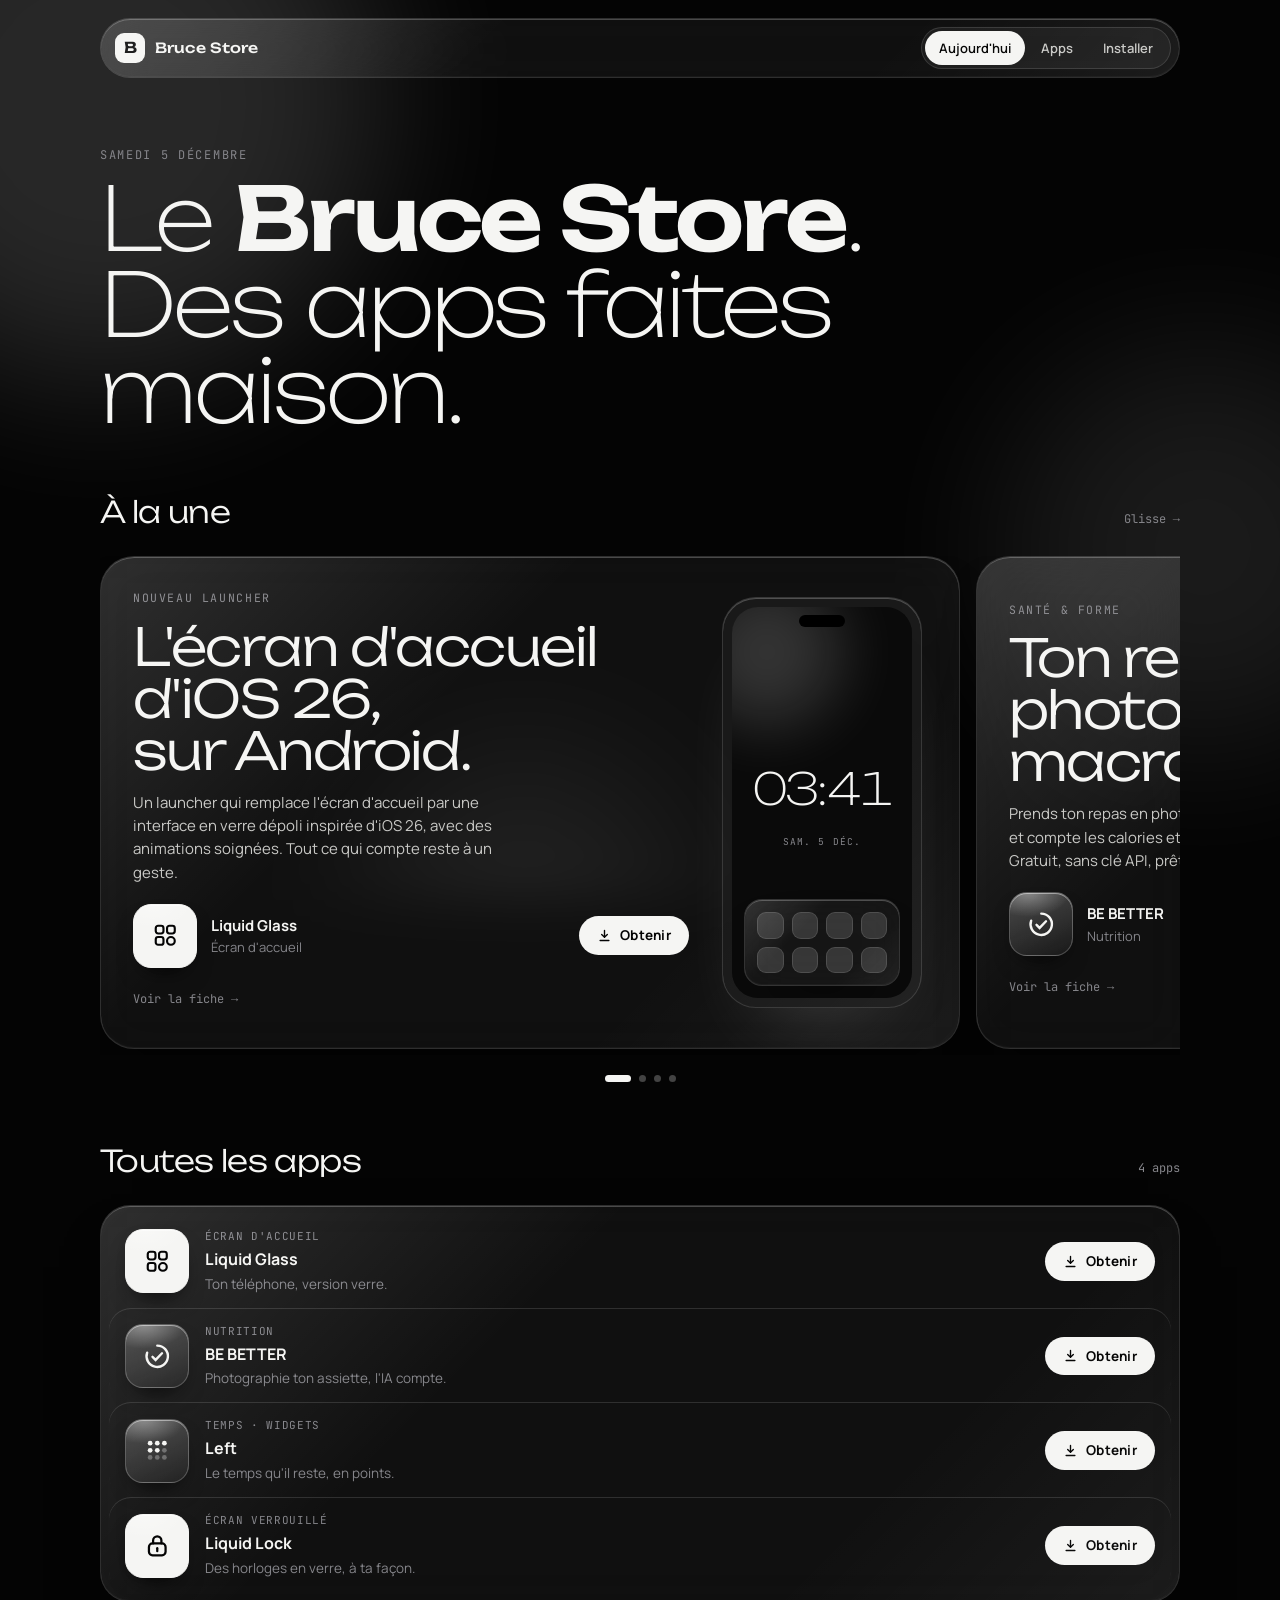
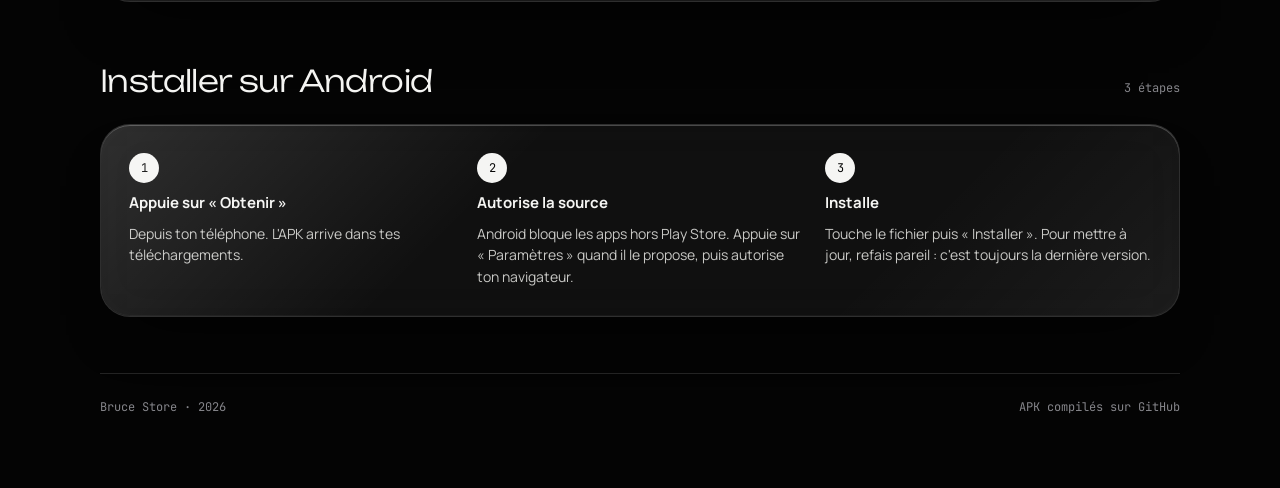
<file: index.html>
<!doctype html>
<html lang="fr">
<head>
<meta charset="utf-8">
<meta name="viewport" content="width=device-width,initial-scale=1,viewport-fit=cover">
<title>Bruce Store</title>
<meta name="claude:viewport-fit-sides" content="cover">
<meta name="referrer" content="no-referrer">
<style>
@font-face{font-family:"Unbounded";font-weight:200;font-style:normal;font-display:swap;src:url([data-uri]) format("woff2")}
@font-face{font-family:"Unbounded";font-weight:300;font-style:normal;font-display:swap;src:url([data-uri]) format("woff2")}
@font-face{font-family:"Unbounded";font-weight:500;font-style:normal;font-display:swap;src:url([data-uri]) format("woff2")}
@font-face{font-family:"Unbounded";font-weight:600;font-style:normal;font-display:swap;src:url([data-uri]) format("woff2")}
@font-face{font-family:"Manrope";font-weight:400;font-style:normal;font-display:swap;src:url([data-uri]) format("woff2")}
@font-face{font-family:"Manrope";font-weight:500;font-style:normal;font-display:swap;src:url([data-uri]) format("woff2")}
@font-face{font-family:"Manrope";font-weight:600;font-style:normal;font-display:swap;src:url([data-uri]) format("woff2")}
@font-face{font-family:"Manrope";font-weight:700;font-style:normal;font-display:swap;src:url([data-uri]) format("woff2")}
@font-face{font-family:"JetBrains Mono";font-weight:400;font-style:normal;font-display:swap;src:url([data-uri]) format("woff2")}
/* Layout: un app store noir et blanc en verre — barre flottante, carrousel « À la une » en cartes larges, liste d'apps type store, fiche app en feuille de verre */
:root{
  --bg:#040404;
  --ink:#f5f5f3;
  --soft:#c8c8c5;
  --mute:#85858a;
  --line:rgba(255,255,255,.13);
  --glass:rgba(255,255,255,.05);
  --glass-hi:rgba(255,255,255,.24);
  --f-display:"Unbounded",ui-sans-serif,system-ui,sans-serif;
  --f-body:"Manrope",ui-sans-serif,system-ui,sans-serif;
  --f-mono:"JetBrains Mono",ui-monospace,Menlo,monospace;
  --ease:cubic-bezier(.2,.8,.2,1);
  color-scheme:dark;
}
*{box-sizing:border-box}
html,body{background:var(--bg);color:var(--ink)}
body{margin:0;font-family:var(--f-body);font-size:15px;line-height:1.55;overflow-x:hidden;
  padding-left:max(16px,env(safe-area-inset-left,0px));padding-right:max(16px,env(safe-area-inset-right,0px))}
body::before{content:"";position:fixed;inset:0 0 auto;height:env(safe-area-inset-top,0px);z-index:30;background:var(--bg)}
a{color:inherit}
a:focus-visible,button:focus-visible{outline:2px solid var(--ink);outline-offset:3px}
button{font:inherit;color:inherit;background:none;border:0;cursor:pointer;padding:0}

.aura{position:fixed;inset:0;z-index:0;pointer-events:none;overflow:hidden}
.aura i{position:absolute;border-radius:50%;filter:blur(80px);background:#fff}
.aura i:nth-child(1){width:44vmax;height:44vmax;left:-14vmax;top:-14vmax;opacity:.14;animation:drift 24s ease-in-out infinite alternate}
.aura i:nth-child(2){width:32vmax;height:32vmax;right:-10vmax;top:38vh;opacity:.09;animation:drift 30s ease-in-out infinite alternate-reverse}
.aura i:nth-child(3){width:26vmax;height:26vmax;left:28vw;bottom:-14vmax;opacity:.07;animation:drift 20s ease-in-out infinite alternate}
@keyframes drift{to{transform:translate(8vmax,6vmax) scale(1.15)}}

.glass{background:var(--glass);border:1px solid var(--line);
  backdrop-filter:blur(24px) saturate(150%);-webkit-backdrop-filter:blur(24px) saturate(150%);
  box-shadow:inset 0 1px 0 var(--glass-hi),inset 0 -1px 0 rgba(255,255,255,.04),0 30px 60px -32px rgba(0,0,0,.95);
  position:relative;overflow:hidden}
.glass::before{content:"";position:absolute;inset:0;pointer-events:none;border-radius:inherit;
  background:linear-gradient(135deg,rgba(255,255,255,.13),transparent 36%,transparent 72%,rgba(255,255,255,.05))}

.wrap{position:relative;z-index:1;max-width:1080px;margin:0 auto;padding-block:18px 72px;display:flex;flex-direction:column;gap:56px}

/* barre */
.bar{position:sticky;top:calc(env(safe-area-inset-top,0px) + 12px);z-index:20;display:flex;align-items:center;justify-content:space-between;gap:12px;padding:8px 8px 8px 14px;border-radius:999px}
.brand{display:flex;align-items:center;gap:10px;text-decoration:none}
.mark{width:30px;height:30px;border-radius:9px;background:var(--ink);color:#040404;display:grid;place-items:center;font-family:var(--f-display);font-weight:600;font-size:15px}
.brand b{font-family:var(--f-display);font-weight:500;font-size:14px;letter-spacing:.01em}
.tabs{display:flex;gap:2px;padding:3px;border-radius:999px;background:rgba(255,255,255,.05);border:1px solid var(--line)}
.tabs a{text-decoration:none;font-size:13px;font-weight:600;color:var(--soft);padding:7px 14px;border-radius:999px;transition:background .3s,color .3s}
.tabs a:hover{color:var(--ink);background:rgba(255,255,255,.08)}
.tabs a.on{background:var(--ink);color:#040404}

/* titre */
.head{display:flex;flex-direction:column;gap:10px;padding-top:12px}
.eyebrow{font-family:var(--f-mono);font-size:12px;letter-spacing:.14em;text-transform:uppercase;color:var(--mute)}
h1{font-family:var(--f-display);font-weight:200;font-size:clamp(38px,8vw,88px);line-height:.98;letter-spacing:-.035em;margin:0;text-wrap:balance}
h1 b{font-weight:600}
.sec-h{display:flex;align-items:baseline;justify-content:space-between;gap:12px}
h2{font-family:var(--f-display);font-weight:300;font-size:clamp(22px,3vw,30px);letter-spacing:-.02em;margin:0}
.sec-h span{font-family:var(--f-mono);font-size:12px;color:var(--mute)}
section{display:flex;flex-direction:column;gap:20px;scroll-margin-top:96px}

/* carrousel */
.rail{display:grid;grid-auto-flow:column;grid-auto-columns:min(100%,860px);gap:16px;overflow-x:auto;scroll-snap-type:x mandatory;padding-bottom:6px;scrollbar-width:none}
.rail::-webkit-scrollbar{display:none}
.feat{scroll-snap-align:start;border-radius:34px;display:grid;grid-template-columns:minmax(0,1fr) 210px;gap:28px;padding:32px;align-items:center;min-height:420px}
.feat .txt{min-width:0;display:flex;flex-direction:column;gap:14px}
.kicker{font-family:var(--f-mono);font-size:11.5px;letter-spacing:.14em;text-transform:uppercase;color:var(--mute)}
.feat h3{font-family:var(--f-display);font-weight:300;font-size:clamp(30px,5vw,52px);line-height:1;letter-spacing:-.03em;margin:0;text-wrap:balance}
.feat p{margin:0;color:var(--soft);max-width:44ch}
.feat .row{display:flex;align-items:center;gap:14px;margin-top:6px}
.feat .row .nm{min-width:0;flex:1;display:flex;flex-direction:column}
.feat .row .nm span{color:var(--mute);font-size:13px}
.dots-nav{display:flex;justify-content:center;gap:8px}
.dots-nav button{width:7px;height:7px;border-radius:99px;background:rgba(255,255,255,.25);transition:width .4s var(--ease),background .3s}
.dots-nav button.on{width:26px;background:var(--ink)}

/* icônes */
.icon{flex:none;width:64px;height:64px;border-radius:18px;display:grid;place-items:center;position:relative;overflow:hidden;
  background:linear-gradient(160deg,rgba(255,255,255,.22),rgba(255,255,255,.04));border:1px solid rgba(255,255,255,.22);
  box-shadow:inset 0 1px 0 rgba(255,255,255,.45),0 12px 24px -12px rgba(0,0,0,.9)}
.icon::after{content:"";position:absolute;inset:0;background:radial-gradient(120% 70% at 30% 0%,rgba(255,255,255,.35),transparent 55%)}
.icon svg{width:46%;height:46%;position:relative;z-index:1}
.icon.solid{background:var(--ink);border-color:var(--ink);color:#040404}
.icon.lg{width:88px;height:88px;border-radius:24px}

/* boutons */
.get{display:inline-flex;align-items:center;justify-content:center;gap:8px;font-weight:700;font-size:13.5px;letter-spacing:.02em;text-decoration:none;color:#040404;background:var(--ink);padding:9px 18px;border-radius:999px;white-space:nowrap;transition:transform .3s var(--ease),box-shadow .3s}
.get:hover{transform:scale(1.04);box-shadow:0 10px 30px -8px rgba(255,255,255,.5)}
.get.big{font-size:15px;padding:12px 24px}
.get svg{width:15px;height:15px}
.ghost{font-family:var(--f-mono);font-size:12px;color:var(--mute);text-decoration:none;padding:8px 0;align-self:flex-start}
.ghost:hover{color:var(--ink)}

/* liste */
.list{border-radius:30px;padding:8px}
.item{display:grid;grid-template-columns:minmax(0,1fr) auto;align-items:center;gap:14px;padding:14px 16px;border-radius:22px;transition:background .3s}
.item+.item{box-shadow:0 -1px 0 var(--line)}
.item:hover{background:rgba(255,255,255,.05)}
.open{display:flex;align-items:center;gap:16px;min-width:0;text-align:left;border-radius:16px}
.who{min-width:0;display:flex;flex-direction:column;gap:2px}
.who b{font-size:16px;font-weight:700}
.who span{color:var(--mute);font-size:13.5px;overflow:hidden;text-overflow:ellipsis;white-space:nowrap}
.who em{font-style:normal;font-family:var(--f-mono);font-size:11px;color:var(--mute);letter-spacing:.06em;text-transform:uppercase}

/* téléphones */
.phone{width:200px;max-width:100%;aspect-ratio:9/18.5;justify-self:center;border-radius:34px;padding:9px;background:rgba(255,255,255,.04);border:1px solid var(--line);box-shadow:inset 0 1px 0 var(--glass-hi),0 40px 80px -40px rgba(255,255,255,.18)}
.screen{height:100%;border-radius:26px;background:#0a0a0a;position:relative;overflow:hidden;display:flex;flex-direction:column;align-items:center;justify-content:center;gap:12px;padding:16px}
.screen::after{content:"";position:absolute;top:8px;left:50%;width:46px;height:12px;border-radius:99px;background:#000;transform:translateX(-50%)}
.s-blob{position:absolute;width:150px;height:150px;border-radius:50%;background:#fff;opacity:.17;filter:blur(32px)}
.clock{font-family:var(--f-display);font-weight:200;font-size:44px;letter-spacing:-.04em;position:relative;font-variant-numeric:tabular-nums}
.small{font-family:var(--f-mono);font-size:9.5px;color:var(--mute);position:relative;text-transform:uppercase;letter-spacing:.12em;text-align:center}
.drawer{position:absolute;bottom:12px;left:12px;right:12px;border-radius:18px;padding:12px;display:grid;grid-template-columns:repeat(4,1fr);gap:8px}
.drawer span{aspect-ratio:1;border-radius:9px;background:rgba(255,255,255,.14);border:1px solid rgba(255,255,255,.12)}
.ring{width:108px;height:108px;position:relative}
.ring svg{width:100%;height:100%;transform:rotate(-90deg)}
.ring b{position:absolute;inset:0;display:flex;flex-direction:column;align-items:center;justify-content:center;font-family:var(--f-display);font-weight:300;font-size:21px;line-height:1.1}
.ring small{font-family:var(--f-mono);font-size:9px;color:var(--mute);font-weight:400}
.macros{display:flex;gap:6px;width:100%;position:relative}
.macros div{flex:1;border-radius:10px;padding:7px 4px;text-align:center;font-family:var(--f-mono);font-size:9px;color:var(--mute);background:rgba(255,255,255,.06);border:1px solid rgba(255,255,255,.08)}
.macros strong{display:block;color:var(--ink);font-size:12px;font-weight:400}
.pill{position:relative;font-family:var(--f-mono);font-size:9px;letter-spacing:.14em;text-transform:uppercase;padding:7px 14px;border-radius:99px;border:1px solid rgba(255,255,255,.3)}
.dotgrid{display:grid;grid-template-columns:repeat(12,1fr);gap:4px;width:100%;position:relative}
.dotgrid i{aspect-ratio:1;border-radius:50%;background:rgba(255,255,255,.85)}
.dotgrid i.gone{background:rgba(255,255,255,.12)}
.big-n{position:relative;font-family:var(--f-display);font-weight:300;font-size:30px;font-variant-numeric:tabular-nums;line-height:1}
.lock-t{position:relative;font-family:var(--f-display);font-weight:200;font-size:62px;line-height:.9;letter-spacing:-.05em;text-align:center;font-variant-numeric:tabular-nums}
.lock-t span{display:block}
.lock-t span:last-child{font-weight:500}
.unlock{position:absolute;bottom:18px;width:60px;height:4px;border-radius:99px;background:rgba(255,255,255,.5)}

/* fiche */
.sheet-wrap{position:fixed;inset:0;z-index:40;display:flex;align-items:flex-end;justify-content:center;background:rgba(0,0,0,.55);backdrop-filter:blur(6px);-webkit-backdrop-filter:blur(6px);
  padding:max(16px,env(safe-area-inset-top,0px)) max(12px,env(safe-area-inset-right,0px)) 0 max(12px,env(safe-area-inset-left,0px));animation:fade .3s ease}
.sheet{width:100%;max-width:760px;max-height:92%;overflow-y:auto;border-radius:34px 34px 0 0;padding:14px 26px calc(30px + env(safe-area-inset-bottom,0px));background:rgba(18,18,18,.86);animation:rise .5s var(--ease)}
.grab{width:40px;height:5px;border-radius:99px;background:rgba(255,255,255,.3);margin:0 auto 18px}
.close{position:absolute;top:16px;right:16px;width:34px;height:34px;border-radius:50%;background:rgba(255,255,255,.1);display:grid;place-items:center;z-index:2}
.close svg{width:14px;height:14px;pointer-events:none}
.s-top{display:flex;gap:18px;align-items:center;padding-right:30px}
.s-top .t{min-width:0;display:flex;flex-direction:column;gap:8px;align-items:flex-start}
.s-top h3{font-family:var(--f-display);font-weight:500;font-size:26px;letter-spacing:-.02em;margin:0;line-height:1.05}
.s-top p{margin:0;color:var(--mute);font-size:14px}
.stats{display:grid;grid-template-columns:repeat(3,minmax(0,1fr));margin:22px 0;padding:14px 0;border-block:1px solid var(--line)}
.stats div{display:flex;flex-direction:column;align-items:center;gap:2px;text-align:center;min-width:0;padding-inline:6px}
.stats div+div{border-left:1px solid var(--line)}
.stats span{font-family:var(--f-mono);font-size:10.5px;color:var(--mute);text-transform:uppercase;letter-spacing:.1em}
.stats b{font-size:14px;font-weight:700}
.s-body{display:grid;grid-template-columns:minmax(0,1fr) 190px;gap:26px;align-items:start}
.copy{min-width:0;display:flex;flex-direction:column;gap:16px}
.copy p{margin:0;color:var(--soft)}
.feats{list-style:none;margin:0;padding:0;display:flex;flex-direction:column;gap:8px}
.feats li{display:flex;gap:12px;font-size:14px}
.feats li::before{content:"";flex:none;width:14px;height:1px;background:var(--mute);margin-top:11px}
.tags{display:flex;flex-wrap:wrap;gap:8px}
.tag{font-family:var(--f-mono);font-size:11px;padding:5px 11px;border-radius:999px;border:1px solid var(--line);color:var(--soft)}
@keyframes fade{from{opacity:0}}
@keyframes rise{from{transform:translateY(60px);opacity:0}}

/* guide */
.guide{border-radius:30px;padding:28px}
.steps{list-style:none;margin:0;padding:0;display:grid;grid-template-columns:repeat(3,minmax(0,1fr));gap:22px;counter-reset:st}
.steps li{counter-increment:st;display:flex;flex-direction:column;gap:8px;min-width:0;font-size:14px;color:var(--soft)}
.steps li::before{content:counter(st);font-family:var(--f-mono);font-size:12px;width:30px;height:30px;border-radius:50%;background:var(--ink);color:#040404;display:grid;place-items:center}
.steps strong{color:var(--ink);font-weight:700;font-size:15px}

footer{display:flex;justify-content:space-between;flex-wrap:wrap;gap:12px;font-family:var(--f-mono);font-size:12px;color:var(--mute);border-top:1px solid var(--line);padding-top:24px}

@media (max-width:720px){
  .tabs a{padding:7px 10px;font-size:12.5px}
  .brand b{display:none}
  .feat{grid-template-columns:1fr;padding:24px;min-height:0;border-radius:28px}
  .feat .phone{width:170px}
  .s-body{grid-template-columns:1fr}
  .s-body .phone{width:170px}
  .sheet{padding-inline:20px}
  .steps{grid-template-columns:1fr}
  .guide{padding:22px}
  .item{padding:12px 10px}
  .open{gap:12px}
  .item .icon{width:54px;height:54px;border-radius:15px}
}
@media (prefers-reduced-motion:reduce){.aura i,.sheet,.sheet-wrap{animation:none}.get,.tabs a{transition:none}}
</style>
</head>
<body>

<div class="aura" aria-hidden="true"><i></i><i></i><i></i></div>

<div class="wrap">
  <header class="bar glass">
    <a class="brand" href="#aujourdhui"><span class="mark">B</span><b>Bruce Store</b></a>
    <nav class="tabs" aria-label="Sections">
      <a href="#aujourdhui" class="on">Aujourd'hui</a>
      <a href="#apps">Apps</a>
      <a href="#installer">Installer</a>
    </nav>
  </header>

  <div class="head">
    <span class="eyebrow" id="today">Aujourd'hui</span>
    <h1>Le <b>Bruce Store</b>.<br>Des apps faites maison.</h1>
  </div>

  <section id="aujourdhui" aria-label="À la une">
    <div class="sec-h"><h2>À la une</h2><span>Glisse →</span></div>
    <div class="rail" id="rail"></div>
    <div class="dots-nav" id="dots-nav"></div>
  </section>

  <section id="apps" aria-label="Toutes les apps">
    <div class="sec-h"><h2>Toutes les apps</h2><span id="count">4 apps</span></div>
    <div class="list glass" id="list"></div>
  </section>

  <section id="installer" aria-label="Comment installer">
    <div class="sec-h"><h2>Installer sur Android</h2><span>3 étapes</span></div>
    <div class="guide glass">
      <ol class="steps">
        <li><strong>Appuie sur « Obtenir »</strong>Depuis ton téléphone. L'APK arrive dans tes téléchargements.</li>
        <li><strong>Autorise la source</strong>Android bloque les apps hors Play Store. Appuie sur « Paramètres » quand il le propose, puis autorise ton navigateur.</li>
        <li><strong>Installe</strong>Touche le fichier puis « Installer ». Pour mettre à jour, refais pareil : c'est toujours la dernière version.</li>
      </ol>
    </div>
  </section>

  <footer>
    <span>Bruce Store · 2026</span>
    <span>APK compilés sur GitHub</span>
  </footer>
</div>

<div id="sheet" hidden></div>

<script>
(function(){
  var DL='<svg viewBox="0 0 24 24" fill="none" stroke="currentColor" stroke-width="2.2" stroke-linecap="round" stroke-linejoin="round" aria-hidden="true"><path d="M12 4v11m0 0-4.5-4.5M12 15l4.5-4.5M5 20h14"/></svg>';
  var G={
    launcher:'<svg viewBox="0 0 24 24" fill="none" stroke="currentColor" stroke-width="1.8"><rect x="4" y="4" width="6.5" height="6.5" rx="2"/><rect x="13.5" y="4" width="6.5" height="6.5" rx="2"/><rect x="4" y="13.5" width="6.5" height="6.5" rx="2"/><rect x="13.5" y="13.5" width="6.5" height="6.5" rx="3.25"/></svg>',
    better:'<svg viewBox="0 0 24 24" fill="none" stroke="currentColor" stroke-width="2" stroke-linecap="round"><path d="M12 3a9 9 0 1 1-8.5 6"/><path d="M8 12.5l2.6 2.6L16 9.5"/></svg>',
    left:'<svg viewBox="0 0 24 24" fill="currentColor"><circle cx="6" cy="6" r="2"/><circle cx="12" cy="6" r="2"/><circle cx="18" cy="6" r="2"/><circle cx="6" cy="12" r="2"/><circle cx="12" cy="12" r="2"/><circle cx="18" cy="12" r="2" opacity=".3"/><circle cx="6" cy="18" r="2" opacity=".3"/><circle cx="12" cy="18" r="2" opacity=".3"/><circle cx="18" cy="18" r="2" opacity=".3"/></svg>',
    lock:'<svg viewBox="0 0 24 24" fill="none" stroke="currentColor" stroke-width="1.9" stroke-linecap="round"><rect x="5" y="10.5" width="14" height="10" rx="3"/><path d="M8.5 10.5V8a3.5 3.5 0 0 1 7 0v2.5"/><path d="M12 14.5v2.5"/></svg>'
  };
  var now=new Date();
  function hh(n){return String(n).padStart(2,'0')}
  var y=now.getFullYear(),start=new Date(y,0,1),end=new Date(y+1,0,1);
  var total=Math.round((end-start)/864e5),done=Math.floor((now-start)/864e5),leftDays=total-done;
  function dots(){var c=60,g=Math.round(c*done/total),h='';for(var i=0;i<c;i++)h+='<i'+(i<g?' class="gone"':'')+'></i>';return h}
  var S={
    launcher:function(){return '<span class="s-blob" style="top:-30px;left:-40px"></span><span class="clock" data-clock>'+hh(now.getHours())+':'+hh(now.getMinutes())+'</span><span class="small" data-date></span><div class="drawer glass"><span></span><span></span><span></span><span></span><span></span><span></span><span></span><span></span></div>'},
    better:function(){return '<span class="s-blob" style="bottom:-40px;right:-50px"></span><div class="ring"><svg viewBox="0 0 100 100"><circle cx="50" cy="50" r="42" fill="none" stroke="rgba(255,255,255,.1)" stroke-width="7"/><circle cx="50" cy="50" r="42" fill="none" stroke="#f5f5f3" stroke-width="7" stroke-linecap="round" stroke-dasharray="264" stroke-dashoffset="82"/></svg><b>1 640<small>/ 2 400 kcal</small></b></div><div class="macros"><div><strong>98 g</strong>prot.</div><div><strong>182 g</strong>gluc.</div><div><strong>51 g</strong>lip.</div></div><span class="pill">Scanner un repas</span><span class="small">Exemple</span>'},
    left:function(){return '<span class="s-blob" style="top:-20px;right:-50px"></span><span class="small">'+y+'</span><div class="dotgrid">'+dots()+'</div><span class="big-n">'+leftDays+'</span><span class="small">jours restants</span>'},
    lock:function(){return '<span class="s-blob" style="bottom:20px;left:-60px"></span><span class="small" data-longdate></span><div class="lock-t"><span data-h>'+hh(now.getHours())+'</span><span data-m>'+hh(now.getMinutes())+'</span></div><span class="unlock"></span>'}
  };
  var APPS=[
    {id:'launcher',name:'Liquid Glass',cat:'Écran d\'accueil',tag:'Ton téléphone, version verre.',
     kick:'Nouveau launcher',head:'L\'écran d\'accueil d\'iOS 26, sur Android.',
     desc:'Un launcher qui remplace l\'écran d\'accueil par une interface en verre dépoli inspirée d\'iOS 26, avec des animations soignées. Tout ce qui compte reste à un geste.',
     feats:['Horloge et date en temps réel','Tiroir d\'apps en verre, ouvert d\'un swipe vers le haut','Guide de bienvenue au premier lancement','Se règle comme écran d\'accueil par défaut'],
     tech:['Kotlin','Jetpack Compose','MVVM','Hilt'],repo:'liquid-glass-launcher',apk:'LiquidGlass.apk',solid:true},
    {id:'better',name:'BE BETTER',cat:'Nutrition',tag:'Photographie ton assiette, l\'IA compte.',
     kick:'Santé & forme',head:'Ton repas en photo. Tes macros, réglées.',
     desc:'Prends ton repas en photo : l\'IA estime ce qu\'il contient et compte les calories et protéines face à tes objectifs. Gratuit, sans clé API, prêt à l\'emploi.',
     feats:['Scan photo des repas avec analyse IA gratuite','Objectifs calories et protéines','Plug and play : rien à configurer','Installable par toute la famille'],
     tech:['Android','IA vision','APK'],repo:'be-better',apk:'BE-BETTER.apk'},
    {id:'left',name:'Left',cat:'Temps · Widgets',tag:'Le temps qu\'il reste, en points.',
     kick:'Widgets',head:'Chaque point, un jour qui passe.',
     desc:'L\'année, le mois ou la journée affichés en grille de points. Un rappel discret et élégant du temps qu\'il reste, directement sur ton écran d\'accueil.',
     feats:['Temps restant en grille de points','Widgets pour l\'écran d\'accueil','Noir et blanc, animé, en verre'],
     tech:['Kotlin','Widgets','APK'],repo:'-left-android',apk:'Left.apk'},
    {id:'lock',name:'Liquid Lock',cat:'Écran verrouillé',tag:'Des horloges en verre, à ta façon.',
     kick:'Personnalisation',head:'Un écran verrouillé qui te ressemble.',
     desc:'Remplace l\'horloge de l\'écran verrouillé par des horloges en verre. Tu choisis le style, la graisse et la disposition de l\'heure.',
     feats:['Horloges personnalisables façon Liquid Glass','S\'affiche par-dessus l\'écran verrouillé d\'origine','Pensé pour les téléphones Honor'],
     tech:['Kotlin','Lock screen','APK'],repo:'liquid-lock',apk:'LiquidLock.apk',solid:true}
  ];
  function url(a){return 'https://github.com/bryanguim/'+a.repo+'/releases/latest/download/'+a.apk}
  function icon(a,lg){return '<span class="icon'+(a.solid?' solid':'')+(lg?' lg':'')+'" aria-hidden="true">'+G[a.id]+'</span>'}
  function phone(a){return '<div class="phone" aria-hidden="true"><div class="screen">'+S[a.id]()+'</div></div>'}
  function get(a,big){return '<a class="get'+(big?' big':'')+'" href="'+url(a)+'" target="_blank" rel="noopener noreferrer">'+DL+(big?'Installer':'Obtenir')+'</a>'}

  var rail=document.getElementById('rail'),nav=document.getElementById('dots-nav'),sheet=document.getElementById('sheet');
  rail.innerHTML=APPS.map(function(a){
    return '<article class="feat glass"><div class="txt"><span class="kicker">'+a.kick+'</span><h3>'+a.head+'</h3><p>'+a.desc+'</p>'+
      '<div class="row">'+icon(a)+'<div class="nm"><b>'+a.name+'</b><span>'+a.cat+'</span></div>'+get(a)+'</div>'+
      '<button class="ghost" data-open="'+a.id+'">Voir la fiche →</button></div>'+phone(a)+'</article>'}).join('');
  document.getElementById('list').innerHTML=APPS.map(function(a){
    return '<div class="item"><button class="open" data-open="'+a.id+'" aria-label="Fiche '+a.name+'">'+icon(a)+
      '<span class="who"><em>'+a.cat+'</em><b>'+a.name+'</b><span>'+a.tag+'</span></span></button>'+get(a)+'</div>'}).join('');
  document.getElementById('count').textContent=APPS.length+' apps';

  nav.innerHTML=APPS.map(function(a,i){return '<button aria-label="'+a.name+'"'+(i?'':' class="on"')+' data-i="'+i+'"></button>'}).join('');
  nav.addEventListener('click',function(e){var i=e.target.getAttribute('data-i');if(i==null)return;
    rail.scrollTo({left:rail.children[i].offsetLeft-rail.children[0].offsetLeft,behavior:'smooth'})});
  rail.addEventListener('scroll',function(){var w=rail.children[0].offsetWidth+16,i=Math.round(rail.scrollLeft/w);
    [].forEach.call(nav.children,function(b,k){b.classList.toggle('on',k===i)})},{passive:true});

  function open(id){var a=APPS.filter(function(x){return x.id===id})[0];if(!a)return;
    sheet.innerHTML='<div class="sheet-wrap" data-close><div class="sheet glass" role="dialog" aria-modal="true" aria-label="'+a.name+'">'+
      '<div class="grab"></div><button class="close" data-close aria-label="Fermer"><svg viewBox="0 0 14 14" fill="none" stroke="currentColor" stroke-width="2" stroke-linecap="round"><path d="M2 2l10 10M12 2 2 12"/></svg></button>'+
      '<div class="s-top">'+icon(a,true)+'<div class="t"><h3>'+a.name+'</h3><p>'+a.tag+'</p>'+get(a,true)+'</div></div>'+
      '<div class="stats"><div><span>Catégorie</span><b>'+a.cat+'</b></div><div><span>Prix</span><b>Gratuit</b></div><div><span>Version</span><b>Dernière</b></div></div>'+
      '<div class="s-body"><div class="copy"><p>'+a.desc+'</p><ul class="feats">'+a.feats.map(function(f){return '<li>'+f+'</li>'}).join('')+'</ul>'+
      '<div class="tags">'+a.tech.map(function(t){return '<span class="tag">'+t+'</span>'}).join('')+'</div>'+
      '<a class="ghost" href="https://github.com/bryanguim/'+a.repo+'" target="_blank" rel="noopener noreferrer">Code source sur GitHub ↗</a></div>'+phone(a)+'</div></div></div>';
    sheet.hidden=false;document.body.style.overflow='hidden';refresh();sheet.querySelector('.close').focus();}
  function close(){sheet.hidden=true;sheet.innerHTML='';document.body.style.overflow=''}
  document.addEventListener('click',function(e){
    var o=e.target.closest('[data-open]');if(o){open(o.getAttribute('data-open'));return}
    if(e.target.closest('.close')||(e.target.classList&&e.target.classList.contains('sheet-wrap')))close()});
  document.addEventListener('keydown',function(e){if(e.key==='Escape'&&!sheet.hidden)close()});

  var tabs=document.querySelectorAll('.tabs a');
  tabs.forEach(function(t){t.addEventListener('click',function(){tabs.forEach(function(x){x.classList.remove('on')});t.classList.add('on')})});

  function refresh(){var n=new Date(),t=hh(n.getHours())+':'+hh(n.getMinutes());
    document.querySelectorAll('[data-clock]').forEach(function(e){e.textContent=t});
    document.querySelectorAll('[data-h]').forEach(function(e){e.textContent=hh(n.getHours())});
    document.querySelectorAll('[data-m]').forEach(function(e){e.textContent=hh(n.getMinutes())});
    document.querySelectorAll('[data-date]').forEach(function(e){e.textContent=n.toLocaleDateString('fr-FR',{weekday:'short',day:'numeric',month:'short'})});
    document.querySelectorAll('[data-longdate]').forEach(function(e){e.textContent=n.toLocaleDateString('fr-FR',{weekday:'long',day:'numeric',month:'long'})});
    document.getElementById('today').textContent=n.toLocaleDateString('fr-FR',{weekday:'long',day:'numeric',month:'long'});}
  refresh();setInterval(refresh,10000);
})();
</script>
</body>
</html>
</file>
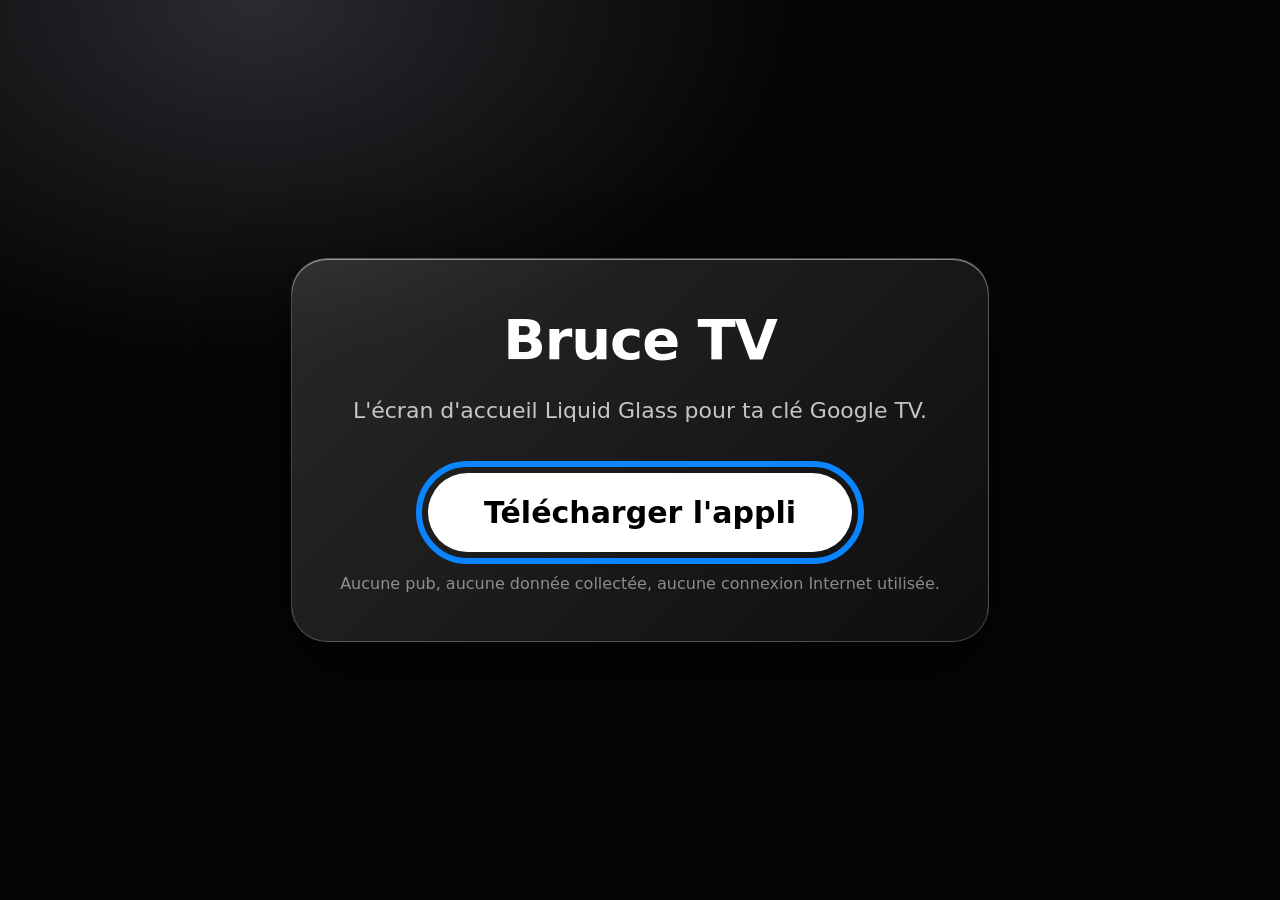
<file: tv/index.html>
<!DOCTYPE html>
<html lang="fr"><head><meta charset="utf-8"><meta name="viewport" content="width=device-width,initial-scale=1">
<meta name="referrer" content="no-referrer">
<meta http-equiv="Content-Security-Policy" content="default-src 'none'; style-src 'unsafe-inline'; img-src 'self'; base-uri 'none'; form-action 'none'">
<title>Bruce TV — installer</title>
<style>
body{margin:0;min-height:100vh;display:grid;place-items:center;background:radial-gradient(900px 600px at 20% 0%,#2a2a30,transparent 60%),#050505;color:#fff;font-family:system-ui,-apple-system,Segoe UI,Roboto,sans-serif}
.c{max-width:760px;padding:48px;border-radius:36px;background:linear-gradient(135deg,rgba(255,255,255,.14),rgba(255,255,255,.04));border:1px solid rgba(255,255,255,.22);box-shadow:inset 0 1px 0 rgba(255,255,255,.5),0 30px 80px rgba(0,0,0,.5);text-align:center}
h1{font-size:56px;margin:0 0 8px;letter-spacing:-.02em} p{font-size:22px;color:rgba(255,255,255,.75);line-height:1.5}
a.b{display:inline-block;margin-top:24px;padding:22px 56px;border-radius:99px;background:#fff;color:#000;font-size:30px;font-weight:800;text-decoration:none}
a.b:focus{outline:6px solid #0a84ff;outline-offset:6px}
small{display:block;margin-top:22px;color:rgba(255,255,255,.5);font-size:16px}
</style></head><body><div class="c">
<h1>Bruce TV</h1>
<p>L'écran d'accueil Liquid Glass pour ta clé Google TV.</p>
<a class="b" href="https://github.com/bryanguim/bruce-store/releases/latest/download/BruceTV.apk" autofocus>Télécharger l'appli</a>
<small>Aucune pub, aucune donnée collectée, aucune connexion Internet utilisée.</small>
</div></body></html>
</file>
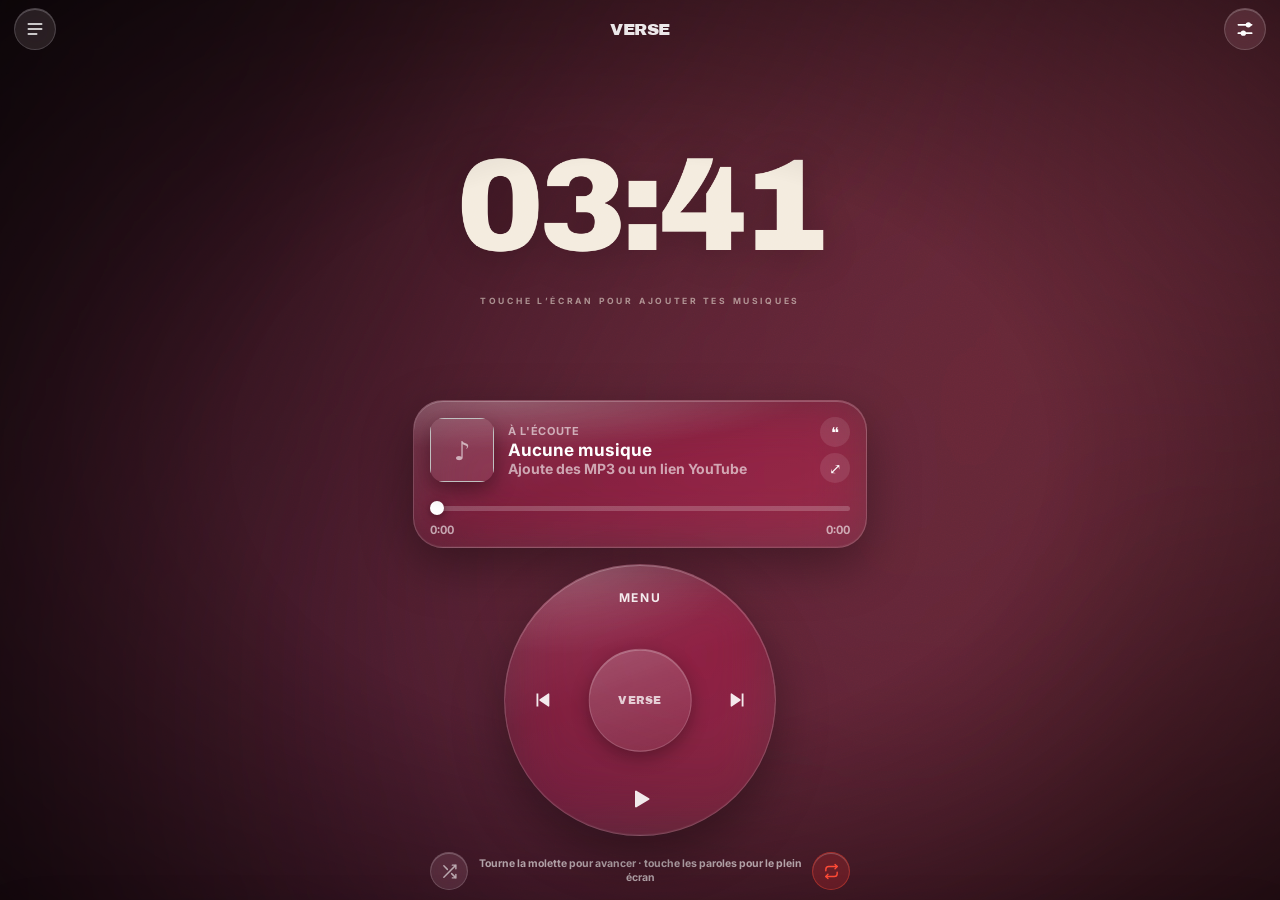
<file: verse/index.html>
<!DOCTYPE html>
<html lang="fr">
<head>
<meta charset="utf-8">
<meta name="viewport" content="width=device-width, initial-scale=1, viewport-fit=cover, user-scalable=no">
<meta http-equiv="Content-Security-Policy" content="default-src 'self'; script-src 'self' https://www.youtube.com https://s.ytimg.com; frame-src https://www.youtube-nocookie.com https://www.youtube.com; style-src 'self' 'unsafe-inline'; img-src 'self' data: blob: https://i.ytimg.com; media-src 'self' blob:; font-src 'self'; connect-src https://lrclib.net https://www.youtube.com https://noembed.com; worker-src 'self'; manifest-src 'self'; object-src 'none'; base-uri 'none'; form-action 'none'">
<meta name="referrer" content="no-referrer">
<meta name="apple-mobile-web-app-capable" content="yes">
<meta name="mobile-web-app-capable" content="yes">
<meta name="apple-mobile-web-app-status-bar-style" content="black-translucent">
<meta name="apple-mobile-web-app-title" content="VERSE">
<meta name="theme-color" content="#0b0809">
<link rel="manifest" href="manifest.webmanifest">
<link rel="apple-touch-icon" href="icons/icon-180.png">
<title>VERSE</title>
<link rel="stylesheet" href="fonts.css">
<link rel="stylesheet" href="style.css">
<link rel="stylesheet" href="player.css">
<style id="usercss"></style>
</head>
<body data-bg="blobs" class="player ui">
  <!-- moteur VERSE -->
  <canvas id="bg"></canvas>
  <div id="bgmedia"></div>
  <svg id="decor" xmlns="http://www.w3.org/2000/svg"></svg>
  <div id="stage"></div>
  <div id="flash"></div>
  <div id="vignette"></div>
  <div id="grain"></div>
  <div id="hud" data-corner="bl"><img id="hud-art" alt=""><div><div id="hud-title"></div><div id="hud-artist"></div></div></div>
  <div id="pausechip">en pause</div>

  <div id="tap"></div>
  <audio id="audio" playsinline preload="auto"></audio>

  <!-- Glass Player -->
  <div id="ui">
    <div class="topbar">
      <button id="btn-lib" class="gbtn" aria-label="Bibliothèque"><svg viewBox="0 0 24 24" fill="none" stroke="currentColor" stroke-width="2" stroke-linecap="round"><path d="M4 6h16M4 12h16M4 18h10"/></svg></button>
      <div class="brand">VERSE</div>
      <button id="btn-studio" class="gbtn" aria-label="Personnaliser"><svg viewBox="0 0 24 24" fill="none" stroke="currentColor" stroke-width="2" stroke-linecap="round"><path d="M4 7h10M18 7h2M4 17h4M12 17h8"/><circle cx="16" cy="7" r="2.2"/><circle cx="10" cy="17" r="2.2"/></svg></button>
    </div>

    <div id="player">
      <div class="card glass">
        <div class="cardtop">
          <div class="artbox"><img id="np-art" alt="" hidden><div class="artph">♪</div></div>
          <div class="meta">
            <div class="label">À l'écoute</div>
            <div id="np-title">Aucune musique</div>
            <div id="np-artist">Ajoute tes MP3 pour commencer</div>
          </div>
          <div class="cardbtns">
            <button id="btn-lyrics" class="mini" aria-label="Paroles">❝</button>
            <button id="btn-full" class="mini" aria-label="Paroles plein écran">⤢</button>
          </div>
        </div>
        <input id="seek" type="range" min="0" max="1000" value="0" aria-label="Position">
        <div class="times"><span id="t-cur">0:00</span><span id="t-dur">0:00</span></div>
      </div>

      <div id="wheel" class="glass">
        <div class="ticks"></div>
        <button id="wl-menu" class="wl menu">MENU</button>
        <button id="prev" class="wl prev" aria-label="Précédent"><svg viewBox="0 0 24 24"><path d="M6 5h2v14H6zM20 5.5v13a.8.8 0 0 1-1.2.7L9.5 12.7a.8.8 0 0 1 0-1.4l9.3-6.5a.8.8 0 0 1 1.2.7z"/></svg></button>
        <button id="next" class="wl next" aria-label="Suivant"><svg viewBox="0 0 24 24"><path d="M16 5h2v14h-2zM4 5.5v13a.8.8 0 0 0 1.2.7l9.3-6.5a.8.8 0 0 0 0-1.4L5.2 4.8A.8.8 0 0 0 4 5.5z"/></svg></button>
        <button id="play" class="wl play" aria-label="Lecture / pause"></button>
        <button id="wheel-center" aria-label="Paroles plein écran"><span>VERSE</span></button>
      </div>

      <div class="minirow">
        <button id="shuffle" class="gbtn sm" aria-label="Aléatoire"><svg viewBox="0 0 24 24" fill="none" stroke="currentColor" stroke-width="2" stroke-linecap="round" stroke-linejoin="round"><path d="M16 3h5v5M4 20 21 3M21 16v5h-5M15 15l6 6M4 4l5 5"/></svg></button>
        <span class="hint">Tourne la molette pour avancer · touche les paroles pour le plein écran</span>
        <button id="repeat" class="gbtn sm" aria-label="Répéter"></button>
      </div>
    </div>
  </div>
  <div id="seekbubble"></div>
  <div id="ytwrap" class="glass"><div id="ytplayer"></div></div>

  <!-- feuilles -->
  <div id="scrim"></div>
  <section id="sh-library" class="sheet glass">
    <div class="grab"></div>
    <header><h2>Bibliothèque <small id="lib-count"></small></h2><button class="close">OK</button></header>
    <div class="row">
      <label class="btn primary addbtn">＋ MP3<input id="lib-file" type="file" accept="audio/*,.mp3,.m4a,.aac,.wav,.flac" multiple hidden></label>
      <button id="lib-yt" class="btn ytbtn">▶ YouTube</button>
      <button id="lib-edit" class="btn" style="flex:none">Modifier</button>
    </div>
    <input id="lib-search" type="search" placeholder="Rechercher un titre, un artiste…">
    <div id="lib-list" class="scroll"></div>
  </section>
  <section id="sh-lyrics" class="sheet glass">
    <div class="grab"></div>
    <header><h2>Paroles</h2><button class="close">OK</button></header>
    <div id="ly-body" class="scroll"></div>
  </section>
  <section id="sh-yt" class="sheet glass">
    <div class="grab"></div>
    <header><h2>YouTube</h2><button class="close">OK</button></header>
    <div class="scroll">
      <p class="muted">Colle un ou plusieurs liens YouTube (une vidéo, ou une playlist entière). Dans l'appli YouTube : <b>Partager → Copier le lien</b>, puis reviens ici.</p>
      <textarea id="yt-text" placeholder="https://youtu.be/…&#10;https://www.youtube.com/playlist?list=…" autocapitalize="off" autocorrect="off" spellcheck="false"></textarea>
      <div class="row" style="margin-top:10px"><button id="yt-paste" class="btn">📋 Coller</button><button id="yt-add" class="btn primary">Ajouter</button></div>
      <p class="muted">À savoir : la vidéo reste visible pendant la lecture (règle de YouTube), la musique s'arrête si tu verrouilles l'écran, et il peut y avoir des pubs. Pour écouter écran verrouillé, garde tes MP3.</p>
    </div>
  </section>
  <section id="sh-studio" class="sheet glass tall">
    <div class="grab"></div>
    <header><h2>Personnaliser</h2>
      <label class="advsw"><input type="checkbox" id="st-adv"><span class="sw"></span><span>Sur-mesure</span></label>
      <button class="close">OK</button></header>
    <div id="st-body" class="scroll"></div>
  </section>

  <div id="a2hs" class="glass">Pour l'installer comme une vraie appli : touche <b>Partager</b> puis <b>Sur l'écran d'accueil</b>.<button>OK</button></div>
  <div id="toast"></div>

  <script src="theme.js"></script>
  <script src="player.js"></script>
  <script src="app.js"></script>
</body>
</html>
</file>
<file: verse/fonts.css>
@font-face { font-family: 'Bebas Neue'; src: url(fonts/bebas-neue-normal.woff2) format('woff2'); font-weight: 400; font-style: normal; font-display: block; }
@font-face { font-family: 'Unbounded'; src: url(fonts/unbounded-normal.woff2) format('woff2'); font-weight: 900; font-style: normal; font-display: block; }
@font-face { font-family: 'Syne'; src: url(fonts/syne-normal.woff2) format('woff2'); font-weight: 800; font-style: normal; font-display: block; }
@font-face { font-family: 'Playfair Display'; src: url(fonts/playfair-display-normal.woff2) format('woff2'); font-weight: 900; font-style: normal; font-display: block; }
@font-face { font-family: 'Playfair Display'; src: url(fonts/playfair-display-italic.woff2) format('woff2'); font-weight: 900; font-style: italic; font-display: block; }
@font-face { font-family: 'DM Serif Display'; src: url(fonts/dm-serif-display-normal.woff2) format('woff2'); font-weight: 400; font-style: normal; font-display: block; }
@font-face { font-family: 'DM Serif Display'; src: url(fonts/dm-serif-display-italic.woff2) format('woff2'); font-weight: 400; font-style: italic; font-display: block; }
@font-face { font-family: 'Space Grotesk'; src: url(fonts/space-grotesk-normal.woff2) format('woff2'); font-weight: 700; font-style: normal; font-display: block; }
@font-face { font-family: 'Permanent Marker'; src: url(fonts/permanent-marker-normal.woff2) format('woff2'); font-weight: 400; font-style: normal; font-display: block; }
@font-face { font-family: 'Rubik Mono One'; src: url(fonts/rubik-mono-one-normal.woff2) format('woff2'); font-weight: 400; font-style: normal; font-display: block; }
@font-face { font-family: 'Bungee'; src: url(fonts/bungee-normal.woff2) format('woff2'); font-weight: 400; font-style: normal; font-display: block; }
@font-face { font-family: 'Monoton'; src: url(fonts/monoton-normal.woff2) format('woff2'); font-weight: 400; font-style: normal; font-display: block; }
</file>
<file: verse/style.css>
@font-face { font-family: 'Archivo Black'; src: url(fonts/archivo.woff2) format('woff2'); font-display: block;
  unicode-range: U+0000-00FF, U+0131, U+0152-0153, U+02BB-02BC, U+02C6, U+02DA, U+02DC, U+2000-206F, U+20AC, U+2122, U+2191, U+2193, U+2212, U+2215, U+FEFF, U+FFFD; }
@font-face { font-family: 'Archivo Black'; src: url(fonts/archivo-ext.woff2) format('woff2'); font-display: block;
  unicode-range: U+0100-02AF, U+0304, U+0308, U+0329, U+1E00-1E9F, U+1EF2-1EFF, U+2020, U+20A0-20AB, U+20AD-20C0, U+2113, U+2C60-2C7F, U+A720-A7FF; }
@font-face { font-family: 'Anton'; src: url(fonts/anton.woff2) format('woff2'); font-display: block;
  unicode-range: U+0000-00FF, U+0131, U+0152-0153, U+02BB-02BC, U+02C6, U+02DA, U+02DC, U+2000-206F, U+20AC, U+2122, U+2191, U+2193, U+2212, U+2215, U+FEFF, U+FFFD; }
@font-face { font-family: 'Anton'; src: url(fonts/anton-ext.woff2) format('woff2'); font-display: block;
  unicode-range: U+0100-02AF, U+0304, U+0308, U+0329, U+1E00-1E9F, U+1EF2-1EFF, U+2020, U+20A0-20AB, U+20AD-20C0, U+2113, U+2C60-2C7F, U+A720-A7FF; }
@font-face { font-family: 'Inter'; src: url(fonts/inter.woff2) format('woff2'); font-weight: 700; font-display: block; }

:root { --text: #f4ecdf; --dark: #120b0e; --font: 'Archivo Black'; --fw: 400; --font2: 'Anton'; --fw2: 400; --fs: 20vmin; --ls: -.025em; --lh: .9; --fst: normal; --tt: none;
  --tshadow: 0 .03em .3em rgba(0,0,0,.22); --ow: .035em; --boxr: .04em; --blur: 34px; --sat: 135%; --bright: 100%; --grain: .09; --vig: .55; --dim: .25; --fade: 380ms;
  --stackDur: 620ms; --stackEase: cubic-bezier(.18,1.32,.32,1); }
html, body { margin: 0; width: 100%; height: 100%; overflow: hidden; background: #0b0809; user-select: none; cursor: default; transition: background 1s; }
body { font-family: var(--font); -webkit-font-smoothing: antialiased; }

#bg, #bgmedia { position: fixed; left: -12%; top: -12%; width: 124%; height: 124%; filter: blur(var(--blur)) saturate(var(--sat)) brightness(var(--bright)); transition: filter 1.2s; }
#bgmedia { display: none; }
#bgmedia > * { width: 100%; height: 100%; object-fit: cover; display: block; }
#bgmedia::after { content: ''; position: absolute; inset: 0; background: #000; opacity: var(--dim); }
body[data-bg="media"] #bgmedia { display: block; }
body[data-bg="media"] #bg { display: none; }
body.paused #bg, body.paused #bgmedia { filter: blur(calc(var(--blur) + 6px)) saturate(calc(var(--sat) * .4)) brightness(calc(var(--bright) * .75)); }
#decor { position: fixed; inset: 0; width: 100%; height: 100%; pointer-events: none; overflow: visible; }
#stage { position: fixed; inset: 0; transition: transform .6s ease; }
#stage > .scene { transition: opacity var(--fade) ease, filter var(--fade) ease, transform calc(var(--fade) * 1.2) ease; }
body.paused #stage { filter: saturate(.4) brightness(.8); }
#flash { position: fixed; inset: 0; pointer-events: none; background: radial-gradient(circle at 50% 50%, rgba(255,255,255,.16), transparent 60%); opacity: 0; mix-blend-mode: screen; }
#vignette { position: fixed; inset: 0; pointer-events: none; background: radial-gradient(ellipse at 50% 50%, transparent 45%, #000 100%); opacity: var(--vig); }
#grain { position: fixed; inset: -60%; pointer-events: none; opacity: var(--grain); mix-blend-mode: overlay;
  background-image: url("data:image/svg+xml;utf8,<svg xmlns='http://www.w3.org/2000/svg' width='220' height='220'><filter id='n'><feTurbulence type='fractalNoise' baseFrequency='.85' numOctaves='2' stitchTiles='stitch'/></filter><rect width='100%' height='100%' filter='url(%23n)'/></svg>");
  animation: grain .9s steps(5) infinite; }
@keyframes grain { 0% { transform: translate(0,0) } 20% { transform: translate(-4%,3%) } 40% { transform: translate(3%,-5%) } 60% { transform: translate(-6%,-2%) } 80% { transform: translate(5%,4%) } 100% { transform: translate(0,0) } }

/* ---------- scènes */
.scene { position: absolute; inset: 0; }
.scene.out { opacity: 0; filter: blur(18px); transform: scale(1.07); }
.w { position: absolute; left: 50%; top: 50%; font-family: var(--font); font-weight: var(--fw); font-style: var(--fst); text-transform: var(--tt);
  font-size: var(--fs); line-height: var(--lh); white-space: nowrap; letter-spacing: var(--ls);
  color: var(--text); transform-origin: 50% 50%; will-change: transform, opacity; text-shadow: var(--tshadow); }
.w.f-cond { font-family: var(--font2); font-weight: var(--fw2); }
.w.box { background: var(--box); padding: .03em .17em .1em; border-radius: var(--boxr); text-shadow: none; box-shadow: 0 .06em .4em rgba(0,0,0,.25); }
body.outline .w:not(.box), body.outline .w:not(.box) span { -webkit-text-fill-color: transparent; -webkit-text-stroke: var(--ow) currentColor; }

.stack .w { transition: transform var(--stackDur) var(--stackEase), opacity .42s ease, filter .42s ease, color .3s ease; }

.build { position: absolute; top: 9vh; bottom: 9vh; left: 7vw; right: 7vw; display: flex; flex-wrap: wrap; justify-content: center; align-content: center; column-gap: .26em; row-gap: .02em; font-size: 20vmin; }
.build .w { position: relative; left: auto; top: auto; font-size: inherit; transition: color .3s, opacity .3s; }
.build.left { justify-content: flex-start; }

.letters .w span { display: inline-block; will-change: transform, opacity; }

.title .build { top: 14vh; bottom: 26vh; }
.title .sub, .note, .idle .sub { position: absolute; left: 0; right: 0; text-align: center; font-family: 'Inter', sans-serif; font-weight: 700; font-style: normal; color: var(--text); letter-spacing: .32em; text-transform: uppercase; }
.title .sub { bottom: 17vh; font-size: 2.1vmin; opacity: .8; }
.note { bottom: 11vh; font-size: 1.5vmin; opacity: .45; letter-spacing: .25em; }
.title .build { animation: float 7s ease-in-out infinite; }
@keyframes float { 0%,100% { transform: translateY(0) rotate(-.4deg) } 50% { transform: translateY(-1.4vh) rotate(.5deg) } }

.idle .clock { font-size: calc(var(--fs) * 1.3); letter-spacing: calc(var(--ls) - .015em); }
.idle .sub { top: 64vh; font-size: 1.7vmin; opacity: .55; }
.idle .sub.alone { top: 48vh; font-size: 2.6vmin; opacity: .8; }

.interlude { display: flex; align-items: center; justify-content: center; gap: 4vmin; }
.interlude .dot { width: 4.2vmin; height: 4.2vmin; border-radius: 50%; animation: hop 1.1s cubic-bezier(.3,.0,.3,1) infinite; }
.interlude .dot:nth-child(2) { animation-delay: .14s } .interlude .dot:nth-child(3) { animation-delay: .28s }
@keyframes hop { 0%,100% { transform: translateY(0) scale(1) } 35% { transform: translateY(-5vmin) scale(1.12, .9) } 60% { transform: translateY(0) scale(.92, 1.08) } }

/* ---------- HUD */
#hud { --hs: 1; position: fixed; display: flex; align-items: center; gap: calc(1.4vmin * var(--hs)); font-family: 'Inter', sans-serif; font-weight: 700; color: var(--text);
  opacity: 0; transition: opacity .8s; pointer-events: none; max-width: 40vw; }
#hud[data-corner="bl"] { left: 3.2vmin; bottom: 3.2vmin; }
#hud[data-corner="br"] { right: 3.2vmin; bottom: 3.2vmin; flex-direction: row-reverse; text-align: right; }
#hud[data-corner="tl"] { left: 3.2vmin; top: 3.2vmin; }
#hud[data-corner="tr"] { right: 3.2vmin; top: 3.2vmin; flex-direction: row-reverse; text-align: right; }
#hud.on { opacity: .82; }
#hud-art { width: calc(5.2vmin * var(--hs)); height: calc(5.2vmin * var(--hs)); border-radius: .7vmin; object-fit: cover; box-shadow: 0 .4vmin 1.6vmin rgba(0,0,0,.4); }
#hud-art:not([src]) { display: none; }
#hud-title { font-size: calc(1.55vmin * var(--hs)); white-space: nowrap; overflow: hidden; text-overflow: ellipsis; }
#hud-artist { font-size: calc(1.25vmin * var(--hs)); opacity: .6; margin-top: .3vmin; white-space: nowrap; overflow: hidden; text-overflow: ellipsis; }
#pausechip { position: fixed; right: 3.2vmin; bottom: 3.2vmin; font-family: 'Inter', sans-serif; font-weight: 700; font-size: 1.3vmin; letter-spacing: .3em; text-transform: uppercase;
  color: var(--text); padding: .8vmin 1.4vmin; border: .15vmin solid currentColor; border-radius: 99px; opacity: 0; transition: opacity .6s; }
#hud[data-corner="br"].on ~ #pausechip { bottom: auto; top: 3.2vmin; }
body.paused #pausechip { opacity: .6; }
body.sleeping * { animation-play-state: paused !important; }
</file>
<file: verse/player.css>
/* VERSE × Glass Player — interface iPhone Liquid Glass */
:root { --safe-t: env(safe-area-inset-top, 0px); --safe-b: env(safe-area-inset-bottom, 0px); --g-bg: rgba(255,255,255,.075); --g-line: rgba(255,255,255,.16); --g-hi: rgba(255,255,255,.22); --ink: #fff; --ink2: rgba(255,255,255,.6); --hot: #ff4b36; }
html, body { overscroll-behavior: none; -webkit-tap-highlight-color: transparent; -webkit-touch-callout: none; touch-action: manipulation; }
body { font-family: -apple-system, 'SF Pro Display', 'Inter', system-ui, sans-serif; }
button { font: inherit; color: inherit; border: 0; background: none; padding: 0; cursor: pointer; }
input, select, textarea { font: inherit; color: inherit; }
svg { fill: currentColor; }

/* le moteur VERSE se range au-dessus du lecteur, puis passe en plein écran */
#stage, #decor { transition: scale .6s cubic-bezier(.3,1.2,.4,1), translate .6s cubic-bezier(.3,1.2,.4,1); }
body.player #stage, body.player #decor { scale: .56; translate: 0 calc(-26vh + var(--safe-t) / 2); }
body.player #hud, body.player #pausechip { opacity: 0 !important; }
#tap { position: fixed; inset: 0; z-index: 5; }

/* verre liquide */
.glass { position: relative; background: linear-gradient(160deg, rgba(255,255,255,.14), rgba(255,255,255,.04) 45%, rgba(255,255,255,.07)); border: 1px solid var(--g-line);
  -webkit-backdrop-filter: blur(28px) saturate(185%); backdrop-filter: blur(28px) saturate(185%);
  box-shadow: inset 0 1px 0 var(--g-hi), inset 0 -1px 0 rgba(255,255,255,.05), 0 18px 50px rgba(0,0,0,.35); }
.glass::before { content: ''; position: absolute; inset: 0; border-radius: inherit; pointer-events: none;
  background: radial-gradient(120% 60% at 20% 0%, rgba(255,255,255,.18), transparent 55%); mix-blend-mode: screen; }

#ui { position: fixed; inset: 0; z-index: 10; pointer-events: none; opacity: 0; transition: opacity .45s ease; }
body.ui #ui { opacity: 1; }
body.ui #ui .topbar, body.ui #ui #player { pointer-events: auto; }
.topbar { position: absolute; top: calc(var(--safe-t) + 8px); left: 14px; right: 14px; display: flex; align-items: center; justify-content: space-between; transition: transform .5s cubic-bezier(.3,1.3,.4,1); }
body:not(.ui) .topbar { transform: translateY(-30px); }
.brand { font-family: 'Archivo Black'; font-size: 17px; letter-spacing: -.02em; color: var(--ink); opacity: .9; }
.gbtn { width: 42px; height: 42px; border-radius: 50%; display: grid; place-items: center; color: var(--ink);
  background: rgba(255,255,255,.1); border: 1px solid var(--g-line); -webkit-backdrop-filter: blur(20px) saturate(180%); backdrop-filter: blur(20px) saturate(180%); box-shadow: inset 0 1px 0 var(--g-hi); transition: transform .2s; }
.gbtn:active { transform: scale(.9); }
.gbtn svg { width: 20px; height: 20px; }
.gbtn.sm { width: 38px; height: 38px; color: var(--ink2); }
.gbtn.sm svg { width: 17px; height: 17px; fill: none; }
.gbtn.on { color: var(--hot); background: rgba(255,75,54,.16); border-color: rgba(255,75,54,.4); }

#player { position: absolute; left: 0; right: 0; bottom: calc(var(--safe-b) + 10px); display: flex; flex-direction: column; align-items: center; gap: 16px; transition: transform .55s cubic-bezier(.3,1.25,.4,1); }
body:not(.ui) #player { transform: translateY(110%); }

/* carte « À l'écoute » */
.card { width: min(92vw, 420px); border-radius: 30px; padding: 16px 16px 10px; color: var(--ink); }
.cardtop { display: flex; gap: 14px; align-items: center; }
.artbox { position: relative; flex: none; width: 64px; height: 64px; border-radius: 14px; overflow: hidden; background: rgba(255,255,255,.08); box-shadow: 0 8px 22px rgba(0,0,0,.4); }
.artbox img { width: 100%; height: 100%; object-fit: cover; display: block; position: relative; z-index: 1; }
.artph { position: absolute; inset: 0; display: grid; place-items: center; font-size: 26px; color: var(--ink2); }
.meta { flex: 1; min-width: 0; }
.label { font-size: 11px; font-weight: 600; letter-spacing: .06em; text-transform: uppercase; color: var(--ink2); margin-bottom: 2px; }
#np-title { font-size: 17px; font-weight: 700; white-space: nowrap; overflow: hidden; text-overflow: ellipsis; }
#np-artist { font-size: 14px; color: var(--ink2); white-space: nowrap; overflow: hidden; text-overflow: ellipsis; }
.cardbtns { display: flex; flex-direction: column; gap: 6px; }
.mini { width: 30px; height: 30px; border-radius: 50%; background: rgba(255,255,255,.1); font-size: 15px; color: var(--ink); display: grid; place-items: center; }
.mini:active { transform: scale(.88); }
#seek { -webkit-appearance: none; appearance: none; width: 100%; height: 26px; background: transparent; margin: 12px 0 0; }
#seek::-webkit-slider-runnable-track { height: 5px; border-radius: 5px; background: linear-gradient(90deg, rgba(255,255,255,.92) var(--p, 0%), rgba(255,255,255,.2) var(--p, 0%)); }
#seek::-webkit-slider-thumb { -webkit-appearance: none; width: 14px; height: 14px; border-radius: 50%; background: #fff; margin-top: -4.5px; box-shadow: 0 2px 8px rgba(0,0,0,.4); transition: transform .15s; }
#seek:active::-webkit-slider-thumb { transform: scale(1.5); }
.times { display: flex; justify-content: space-between; font-size: 11.5px; font-weight: 600; color: var(--ink2); font-variant-numeric: tabular-nums; margin-top: -2px; }

/* molette iPod */
#wheel { --d: min(64vw, 270px, 34vh); --rot: 0deg; width: var(--d); height: var(--d); border-radius: 50%; color: var(--ink); touch-action: none; user-select: none; }
#wheel .ticks { position: absolute; inset: 9%; border-radius: 50%; pointer-events: none; opacity: .0; transform: rotate(var(--rot)); transition: opacity .3s;
  background: repeating-conic-gradient(from 0deg, rgba(255,255,255,.55) 0 1.2deg, transparent 1.2deg 14deg);
  -webkit-mask: radial-gradient(circle, transparent 60%, #000 61%, #000 66%, transparent 67%); mask: radial-gradient(circle, transparent 60%, #000 61%, #000 66%, transparent 67%); }
#wheel.turning .ticks { opacity: .8; }
.wl { position: absolute; display: grid; place-items: center; color: var(--ink); opacity: .9; transition: transform .15s, opacity .15s; }
.wl:active { transform: scale(.85); opacity: 1; }
.wl svg { width: 22px; height: 22px; }
.wl.menu { top: 7%; left: 50%; translate: -50% 0; font-size: 12px; font-weight: 800; letter-spacing: .14em; padding: 6px 10px; }
.wl.prev { left: 6%; top: 50%; translate: 0 -50%; padding: 10px; }
.wl.next { right: 6%; top: 50%; translate: 0 -50%; padding: 10px; }
.wl.play { bottom: 6%; left: 50%; translate: -50% 0; padding: 8px 12px; }
.wl.play svg { width: 24px; height: 24px; }
#wheel-center { position: absolute; left: 50%; top: 50%; width: 38%; height: 38%; translate: -50% -50%; border-radius: 50%;
  background: linear-gradient(160deg, rgba(255,255,255,.2), rgba(255,255,255,.05)); border: 1px solid var(--g-line);
  box-shadow: inset 0 1px 0 var(--g-hi), 0 6px 18px rgba(0,0,0,.3); display: grid; place-items: center; transition: transform .15s; }
#wheel-center:active { transform: scale(.93); }
#wheel-center span { font-family: 'Archivo Black'; font-size: 11px; letter-spacing: .02em; opacity: .75; }

.minirow { width: min(92vw, 420px); display: flex; align-items: center; justify-content: space-between; gap: 10px; }
.minirow .hint { flex: 1; text-align: center; font-size: 10.5px; color: var(--ink2); line-height: 1.3; }
#seekbubble { position: fixed; left: 50%; top: calc(var(--safe-t) + 70px); translate: -50% 0; z-index: 30; padding: 8px 16px; border-radius: 99px; font-weight: 700; font-size: 15px; color: #fff;
  background: rgba(0,0,0,.45); -webkit-backdrop-filter: blur(16px); backdrop-filter: blur(16px); opacity: 0; transition: opacity .25s; pointer-events: none; font-variant-numeric: tabular-nums; }
#seekbubble.on { opacity: 1; }

/* feuilles */
#scrim { position: fixed; inset: 0; z-index: 40; background: rgba(0,0,0,.35); opacity: 0; pointer-events: none; transition: opacity .35s; }
body.sheetopen #scrim { opacity: 1; pointer-events: auto; }
.sheet { position: fixed; left: 0; right: 0; bottom: 0; z-index: 50; max-height: 78vh; height: 78vh; border-radius: 30px 30px 0 0; padding: 8px 16px calc(var(--safe-b) + 12px); color: var(--ink);
  display: flex; flex-direction: column; gap: 10px; transform: translateY(105%); transition: transform .5s cubic-bezier(.3,1.15,.4,1); background: rgba(22,18,26,.72); }
.sheet.tall { height: 88vh; max-height: 88vh; }
.sheet.on { transform: none; }
.grab { width: 38px; height: 5px; border-radius: 5px; background: rgba(255,255,255,.3); margin: 0 auto 2px; }
.sheet header { display: flex; align-items: center; gap: 10px; }
.sheet h2 { flex: 1; margin: 0; font-family: 'Archivo Black'; font-size: 24px; letter-spacing: -.02em; }
.sheet h2 small { font-family: -apple-system, system-ui, sans-serif; font-size: 13px; font-weight: 600; color: var(--ink2); letter-spacing: 0; margin-left: 6px; }
.close { font-weight: 700; color: var(--hot); padding: 6px 4px; font-size: 16px; }
.scroll { flex: 1; overflow-y: auto; -webkit-overflow-scrolling: touch; margin: 0 -16px; padding: 0 16px 20px; }
.row { display: flex; gap: 8px; }
.row > * { flex: 1; }
.btn { display: flex; align-items: center; justify-content: center; gap: 6px; padding: 12px 14px; border-radius: 14px; font-weight: 700; font-size: 15px; background: rgba(255,255,255,.1); border: 1px solid var(--g-line); color: var(--ink); text-align: center; }
.btn:active { transform: scale(.97); }
.btn.primary { background: var(--hot); border-color: var(--hot); color: #fff; }
.btn.danger { color: #ff8a80; }
input[type=search], input[type=text], select, textarea { width: 100%; box-sizing: border-box; padding: 11px 13px; border-radius: 12px; background: rgba(255,255,255,.08); border: 1px solid var(--g-line); outline: none; font-size: 16px; -webkit-appearance: none; appearance: none; }
textarea { min-height: 200px; font-family: ui-monospace, Menlo, monospace; font-size: 13px; }
.track { display: flex; align-items: center; gap: 12px; padding: 9px 4px; border-bottom: 1px solid rgba(255,255,255,.07); }
.track:active { background: rgba(255,255,255,.05); }
.tart { flex: none; width: 46px; height: 46px; border-radius: 10px; background: rgba(255,255,255,.08) center / cover; display: grid; place-items: center; color: var(--ink2); }
.tmeta { flex: 1; min-width: 0; }
.tt { font-weight: 600; font-size: 15.5px; white-space: nowrap; overflow: hidden; text-overflow: ellipsis; }
.ta { font-size: 13px; color: var(--ink2); white-space: nowrap; overflow: hidden; text-overflow: ellipsis; }
.track.playing .tt { color: var(--hot); }
.tbadge { color: var(--ink2); font-size: 13px; width: 16px; text-align: center; }
.tdel { color: #fff; background: #e5483a; border-radius: 10px; padding: 7px 10px; font-size: 13px; font-weight: 700; }
.empty { text-align: center; padding: 50px 20px; color: var(--ink2); display: flex; flex-direction: column; gap: 8px; }
.empty b { color: var(--ink); font-size: 17px; }
.muted { color: var(--ink2); font-size: 13px; padding: 6px 2px; }
.lab { display: flex; justify-content: space-between; align-items: center; font-size: 13px; font-weight: 600; color: rgba(255,255,255,.75); margin: 14px 0 7px; }
#ly-body > input { margin-bottom: 8px; }
#ly-body > .btn { margin-top: 8px; width: 100%; box-sizing: border-box; }
.lystatus { padding: 12px 14px; border-radius: 14px; font-weight: 700; font-size: 14px; }
.lystatus.ok { background: rgba(126,226,168,.12); color: #7ee2a8; }
.lystatus.ko { background: rgba(255,255,255,.07); color: var(--ink2); }
.results { display: flex; flex-direction: column; gap: 6px; margin-top: 8px; }
.result { padding: 10px 12px; border-radius: 12px; background: rgba(255,255,255,.07); display: flex; flex-direction: column; gap: 2px; }
.result b { font-size: 14.5px; } .result span { font-size: 12.5px; color: var(--ink2); }
.result:active { background: rgba(255,255,255,.14); }

/* studio mobile */
.advsw { display: flex; align-items: center; gap: 7px; font-size: 13px; font-weight: 600; color: var(--ink2); }
.advsw input, .toggle input { display: none; }
.sw { flex: none; width: 46px; height: 28px; border-radius: 28px; background: rgba(255,255,255,.18); position: relative; transition: background .25s; }
.sw::after { content: ''; position: absolute; top: 2px; left: 2px; width: 24px; height: 24px; border-radius: 50%; background: #fff; box-shadow: 0 2px 6px rgba(0,0,0,.3); transition: transform .3s cubic-bezier(.3,1.4,.5,1); }
input:checked + .sw { background: #34c759; }
input:checked + .sw::after { transform: translateX(18px); }
.acc { border-radius: 18px; background: rgba(255,255,255,.05); margin-bottom: 8px; overflow: hidden; }
.acchead { width: 100%; display: flex; align-items: center; gap: 12px; padding: 15px 16px; font-weight: 700; font-size: 16px; text-align: left; }
.acchead i { font-style: normal; width: 22px; text-align: center; opacity: .8; }
.acchead span { flex: 1; } .acchead b { font-size: 20px; color: var(--ink2); font-weight: 400; }
.accbody { padding: 0 16px 16px; }
.accbody > .row { margin-top: 8px; }
.sub { font-size: 11px; letter-spacing: .14em; text-transform: uppercase; color: var(--ink2); margin: 16px 0 8px; font-weight: 700; }
.tgrid { display: grid; grid-template-columns: 1fr 1fr; gap: 8px; }
.tchip { position: relative; text-align: left; border-radius: 16px; padding: 12px; min-height: 62px; border: 1px solid var(--g-line); display: flex; flex-direction: column; gap: 8px; }
.tchip.on { border-color: var(--hot); box-shadow: 0 0 0 1px var(--hot) inset; }
.tchip .tn { font-size: 15px; line-height: 1; }
.tchip .dots { display: flex; gap: 4px; } .tchip .dots i { width: 11px; height: 11px; border-radius: 50%; border: 1px solid rgba(255,255,255,.2); }
.tchip .del { position: absolute; top: 6px; right: 9px; font-size: 12px; opacity: .7; }
.field.adv > .lab::after { content: 'sur-mesure'; font-size: 9px; letter-spacing: .1em; text-transform: uppercase; color: #ffb3a1; border: 1px solid rgba(255,179,161,.35); border-radius: 99px; padding: 1px 6px; margin-left: 6px; }
.val { color: var(--ink2); font-variant-numeric: tabular-nums; }
.accbody input[type=range] { -webkit-appearance: none; appearance: none; width: 100%; height: 30px; background: transparent; }
.accbody input[type=range]::-webkit-slider-runnable-track, #ly-body input[type=range]::-webkit-slider-runnable-track { height: 5px; border-radius: 5px; background: linear-gradient(90deg, var(--hot) var(--p, 50%), rgba(255,255,255,.18) var(--p, 50%)); }
.accbody input[type=range]::-webkit-slider-thumb, #ly-body input[type=range]::-webkit-slider-thumb { -webkit-appearance: none; width: 26px; height: 26px; border-radius: 50%; background: #fff; margin-top: -10.5px; box-shadow: 0 3px 10px rgba(0,0,0,.35); }
#ly-body input[type=range] { -webkit-appearance: none; appearance: none; width: 100%; height: 30px; background: transparent; }
.toggle { display: flex; align-items: center; justify-content: space-between; gap: 12px; padding: 12px 0 4px; font-weight: 600; font-size: 15px; }
.swatches { display: flex; flex-wrap: wrap; gap: 10px; }
.sw-item { position: relative; width: 44px; height: 44px; }
.sw-item input, .colorbig { -webkit-appearance: none; appearance: none; width: 44px; height: 44px; border: 2px solid rgba(255,255,255,.18); border-radius: 50%; padding: 0; background: none; }
.colorbig { width: 100%; height: 44px; border-radius: 12px; }
input[type=color]::-webkit-color-swatch-wrapper { padding: 0; } input[type=color]::-webkit-color-swatch { border: 0; border-radius: inherit; }
.sw-item .x { position: absolute; top: -6px; right: -6px; width: 20px; height: 20px; border-radius: 50%; background: #000; border: 1px solid #555; font-size: 10px; }
.addsw { width: 44px; height: 44px; border-radius: 50%; border: 1.5px dashed rgba(255,255,255,.3); color: var(--ink2); font-size: 20px; }
.pills { display: flex; flex-wrap: wrap; gap: 7px; }
.pill { padding: 9px 13px; border-radius: 99px; background: rgba(255,255,255,.07); border: 1px solid var(--g-line); color: var(--ink2); font-weight: 600; font-size: 14px; }
.pill.on { background: rgba(255,75,54,.18); border-color: rgba(255,75,54,.55); color: #fff; }
.fonts { display: grid; grid-template-columns: 1fr 1fr 1fr; gap: 6px; }
.fontcard { border-radius: 12px; padding: 10px 6px 7px; background: rgba(255,255,255,.06); border: 1px solid var(--g-line); overflow: hidden; }
.fontcard.on { border-color: var(--hot); box-shadow: 0 0 0 1px var(--hot) inset; }
.fontcard .s { font-size: 17px; white-space: nowrap; }
.fontcard .n { font-size: 9.5px; color: var(--ink2); margin-top: 3px; white-space: nowrap; overflow: hidden; text-overflow: ellipsis; }

#a2hs { position: fixed; left: 12px; right: 12px; bottom: calc(var(--safe-b) + 12px); z-index: 60; border-radius: 20px; padding: 14px 16px; color: #fff; font-size: 14px; display: flex; align-items: center; gap: 12px;
  transform: translateY(150%); transition: transform .5s cubic-bezier(.3,1.2,.4,1); background: rgba(30,26,34,.8); }
#a2hs.on { transform: none; }
#a2hs button { flex: none; font-weight: 700; color: var(--hot); }
#toast { position: fixed; left: 50%; top: calc(var(--safe-t) + 14px); translate: -50% -20px; z-index: 70; padding: 10px 18px; border-radius: 99px; background: rgba(20,16,24,.85); color: #fff; font-weight: 600; font-size: 14px;
  -webkit-backdrop-filter: blur(16px); backdrop-filter: blur(16px); opacity: 0; transition: opacity .3s, translate .4s cubic-bezier(.3,1.3,.4,1); pointer-events: none; white-space: nowrap; }
#toast.on { opacity: 1; translate: -50% 0; }

@media (max-height: 700px) { body.player #stage, body.player #decor { scale: .46; translate: 0 -30vh; } .card { padding: 12px 14px 8px; } #player { gap: 10px; } .minirow .hint { display: none; } }
@media (orientation: landscape) and (max-height: 500px) {
  #player { left: auto; right: 12px; top: 10px; bottom: 10px; width: 46vw; justify-content: center; }
  body.player #stage, body.player #decor { scale: .62; translate: -24vw 0; }
  #wheel { --d: min(42vh, 200px); } .minirow .hint { display: none; } .topbar { right: 50vw; }
}

/* ---------- YouTube */
.ytbtn { flex: none !important; background: rgba(255,0,0,.16); border-color: rgba(255,60,60,.45); }
#ytwrap { position: fixed; z-index: 12; left: 50%; translate: -50% 0; width: min(94vw, 420px); aspect-ratio: 16 / 9; border-radius: 22px; overflow: hidden; padding: 0; display: none;
  transition: top .55s cubic-bezier(.3,1.2,.4,1), bottom .55s cubic-bezier(.3,1.2,.4,1), width .55s cubic-bezier(.3,1.2,.4,1); min-height: 200px; }
#ytwrap iframe, #ytplayer { width: 100%; height: 100%; border: 0; display: block; }
body.yt #ytwrap { display: block; }
/* mode lecteur : la vidéo prend la place des paroles, au-dessus de la carte */
body.yt.player #ytwrap { top: calc(var(--safe-t) + 62px); }
body.yt.player #stage, body.yt.player #decor { opacity: 0; }
body.yt .artbox { display: none; }
/* mode paroles : paroles en grand, vidéo rangée en bas */
body.yt:not(.player) #ytwrap { top: auto; bottom: calc(var(--safe-b) + 12px); }
body.yt:not(.player) #stage, body.yt:not(.player) #decor { scale: .82; translate: 0 -15vh; }
body.yt #tap { bottom: calc(var(--safe-b) + 230px); }
body.yt.sheetopen #ytwrap { z-index: 1; }
@media (max-height: 700px) { body.yt.player #wheel { --d: min(46vw, 190px); } body.yt.player .minirow { display: none; } }
.tart.ytk::after { content: '▶'; font-size: 10px; color: #fff; background: #f00; border-radius: 4px; padding: 0 3px; position: absolute; right: 2px; bottom: 2px; }
.tart { position: relative; }
</file>
